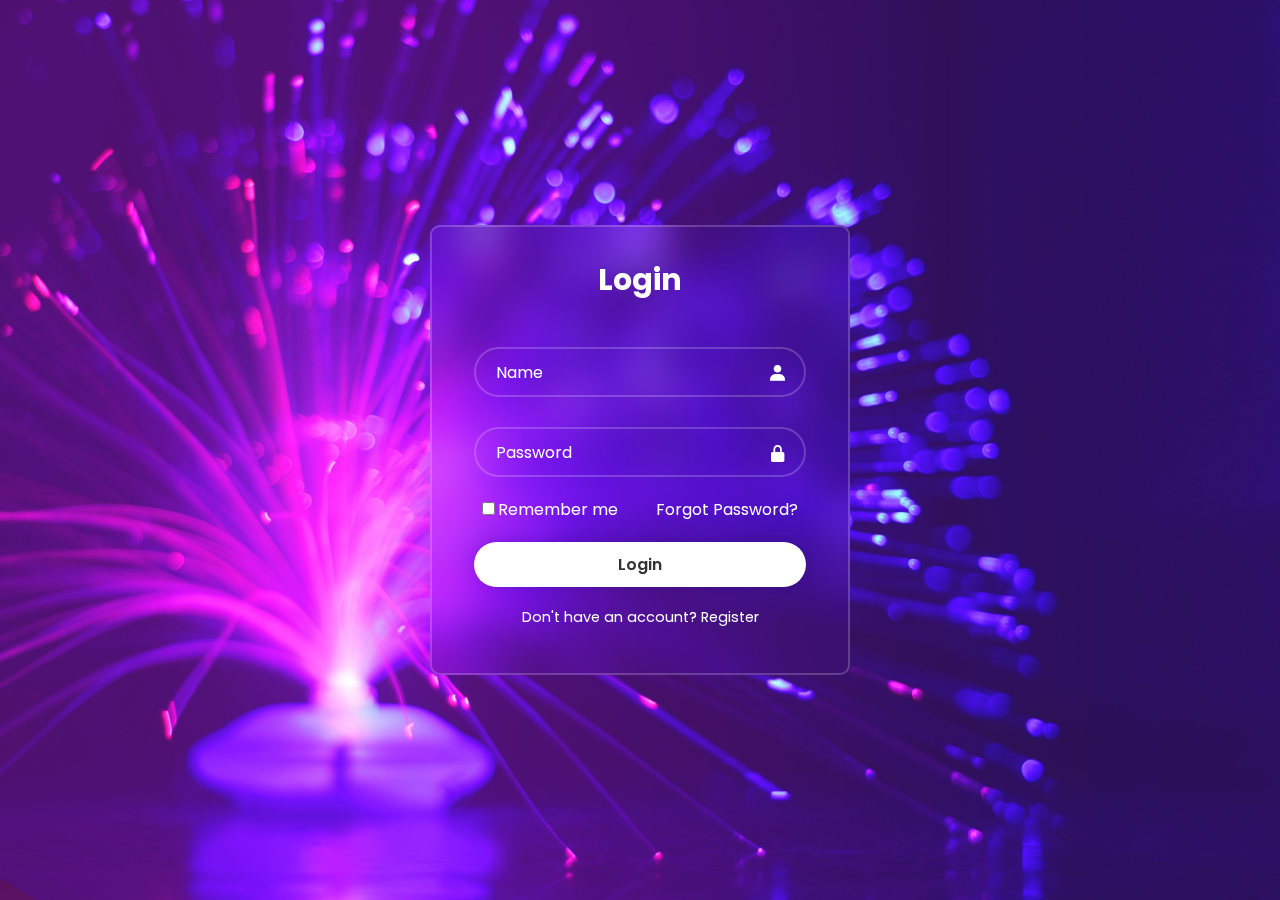
<file: Sign-in Form/00_Sign_prpl/index.html>
<!DOCTYPE html>
<html>
    <head>
        <meta charset=UTF-8 />
        <meta name="viewport" content="width=device-width, initial-scale=1" />
        <link rel="stylesheet" href="styles.css">
        <link href='https://unpkg.com/boxicons@2.1.4/css/boxicons.min.css' rel='stylesheet'>
        <title>Sign In (3) - Bilal</title>
    </head>

    <body>
        <div class="wrapper">
            <form>
                <!-- DONE -->
                <h1>Login</h1>
                <!-- DONE -->
                <div class="input-box">
                    <input type="text" placeholder="Name" required><i class='bx bxs-user' ></i>
                </div>
                <!-- DONE -->
                <div class="input-box">
                    <input type="password" placeholder="Password" required ><i class='bx bxs-lock-alt' ></i>
                </div>
                <!-- DONE -->
                <div class="chekbox">
                    <label for="checkbox"><input type="checkbox">Remember me</label>
                    <a href="#">Forgot Password?</a>
                </div>
                <!-- DONE -->
                
                <button class="button-login">Login</button>
                <div class="register-link">   
                    <p>Don't have an account? <a href="#">Register</a></p>
                </div>
            </form>
        </div>
    </body>

</html>
</file>
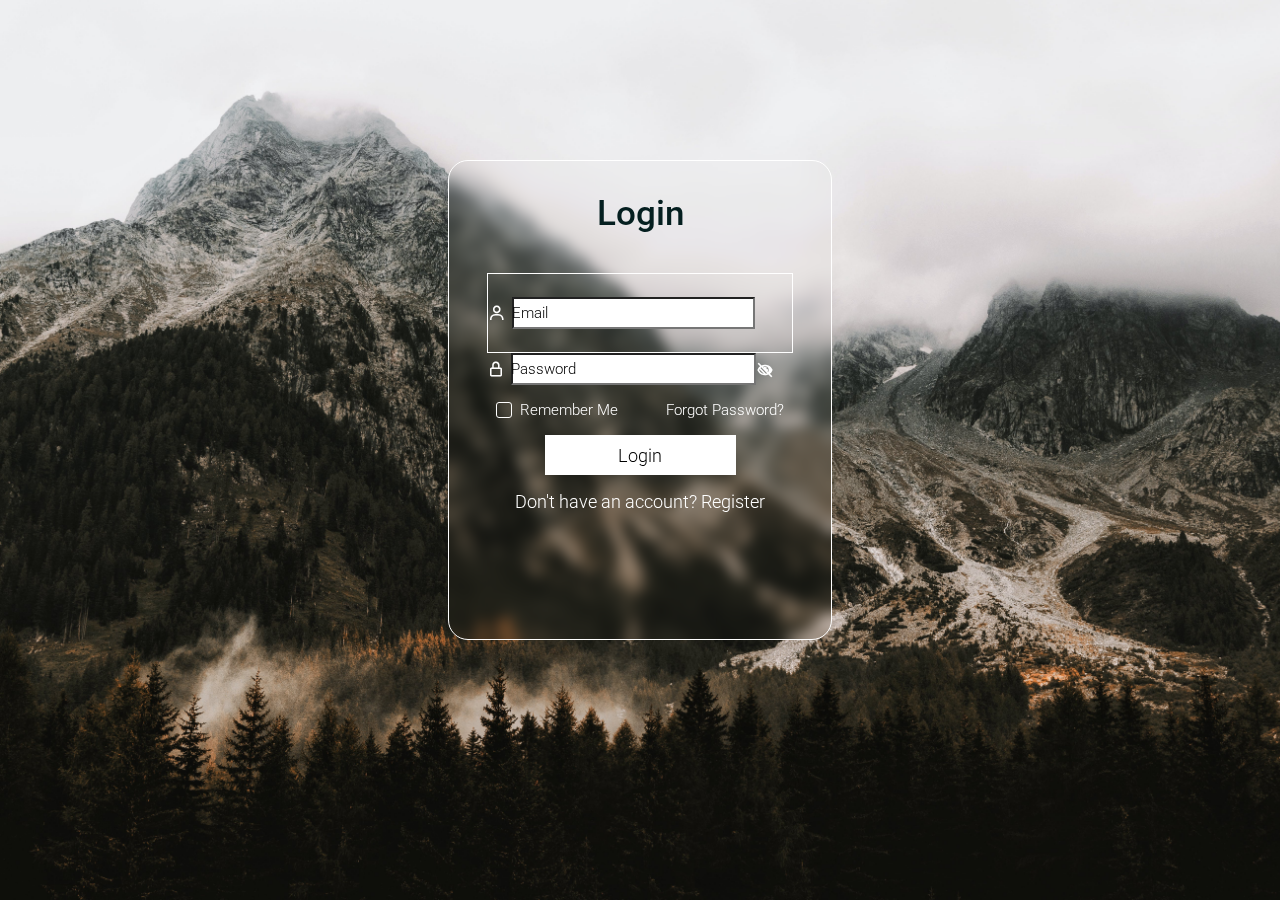
<file: Sign-in Form/01_Animated Login Form/index.html>
<!DOCTYPE html>
<html lang="en">
<head>
    <meta charset="UTF-8">
    <meta name="viewport" content="width=device-width, initial-scale=1.0">
    <title>Animated_Login</title>
    <link rel="preconnect" href="https://fonts.googleapis.com">
    <link rel="preconnect" href="https://fonts.gstatic.com" crossorigin>
    <link href="https://fonts.googleapis.com/css2?family=Roboto:wght@300;400;500;700;900&display=swap" rel="stylesheet">
    <link rel="stylesheet" href="styles.css">
    <link href='https://unpkg.com/boxicons@2.1.4/css/boxicons.min.css' rel='stylesheet'>
</head>
<body>
    <!-- From -->
    <form action="login">
        <h3>Login</h3>
        <!-- Email -->
        <div class="input1">
            <p class="email">Email</p>
            <input type="email">
            <i class='bx bx-user'></i>
        </div>
        <!-- Password -->
        <div class="input2">
            <p>Password</p>
            <input type="password">
            <i class='bx bx-lock-alt' ></i>
            <div class="eye"><i class='bx bxs-low-vision'></i></div>
        </div>
        <!-- Remember me -->
        <div class="re">
            <input class="checkbox" type="checkbox">
            <p>Remember Me</p>
            <a href="#">Forgot Password?</a>
        </div>
        <!-- Button -->
        <div class="button">
            <button type="submit">Login</button>
        </div>
        <!-- Don't have an account -->
        <div class="last-p">
            <p>Don't have an account?<a href="#">Register</a></p>
        </div>
    </form>
</body>
</html>
</file>
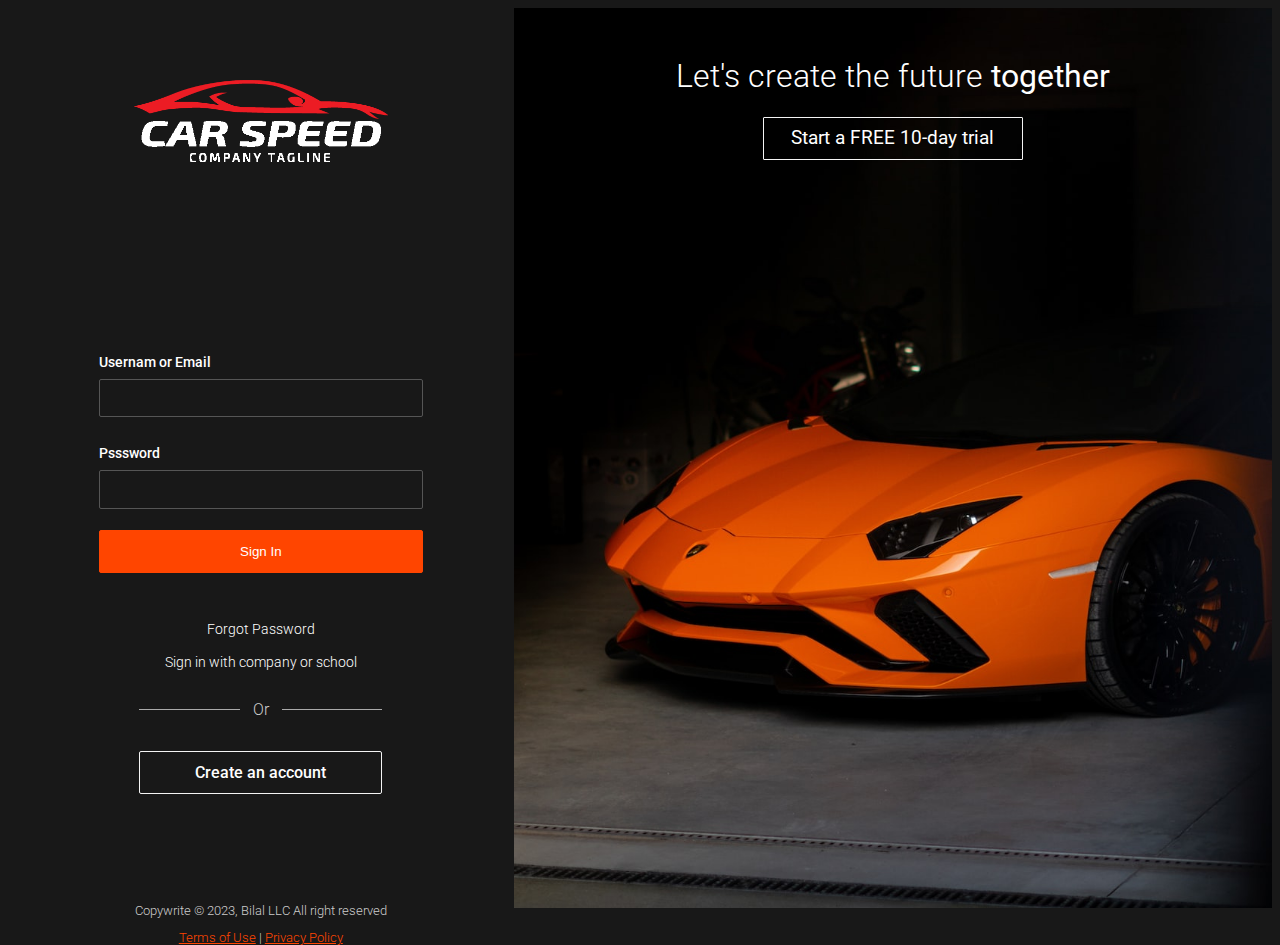
<file: Web Responsives/Project_1/index.html>
<!DOCTYPE html>
<html>
    <head>
        <meta name="viewport" content="width=device-width, initial-scale=1" />
        <meta charset=UTF-8 =>
        <link rel="stylesheet" href="styles.css">
        <title>Car-Sign In</title>
    </head>

    <body>
        <div id="wrapper">
            <div id="left">
                <div id="signin">
                    <div class="logo">
                        <img src="img/Logo Car 1.png" alt="Logo">
                    </div>

                    <form>
                        <div>
                            <label for="">Usernam or Email</label>
                            <input type="text" class="text-input">
                        </div>

                        <div>
                            <label for="">Psssword</label>
                            <input type="password" class="text-input">
                        </div>
                        <button type="submit" class="first-button" >Sign In</button>
                    </form>

                    <div class="links">
                        <a href="">Forgot Password</a>
                        <a href="">Sign in with company or school</a>
                    </div>
                    <!--Or and 2 Bars-->
                    <div class="or">
                        <hr class="bar"></hr>
                        <span>Or</span>
                        <hr class="bar"></hr>
                    </div>
                    <!--Second Buton-->
                    <a href="#" class="second-button">Create an account</a>
                </div>
                <!-- Footer-->
                <footer id="footer">
                    <p>Copywrite &copy; 2023, Bilal LLC All right reserved</p>
                    <div>
                        <a href="#">Terms of Use</a> | <a href="#">Privacy Policy</a>
                    </div>
                </footer>

            </div>
            <!-- Right -->
            <div id="right">
                <div id="show-right">
                    <div id="show">
                        <h1 class="show-text">Let's create the future <strong>together</strong></h1>
                        <a href="#" class="right-button">Start a FREE 10-day trial</a>
                    </div>
                </div>
            </div>

        </div>
        

    </body>
</html>
</file>
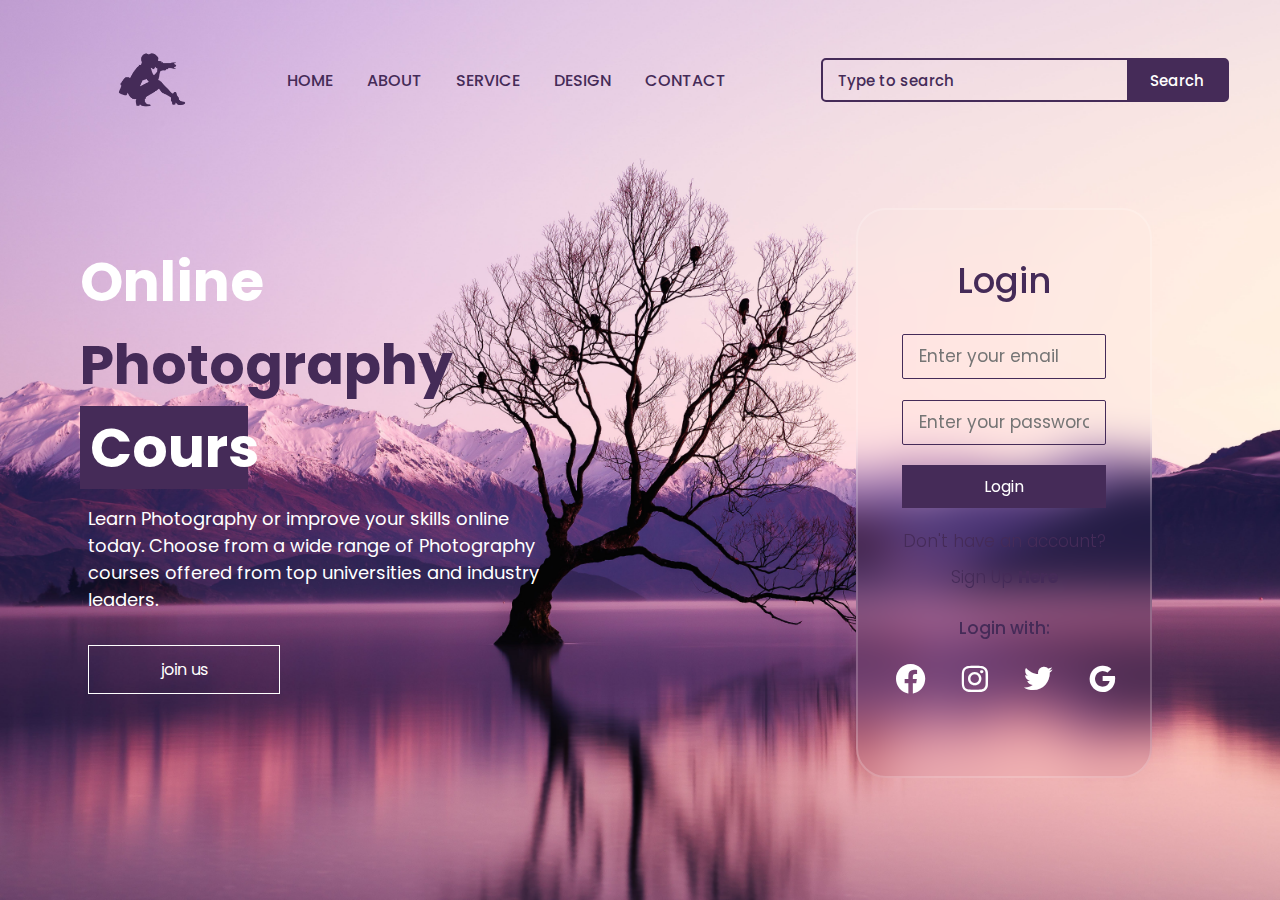
<file: Web Responsives/Project_2/index.html>
<!DOCTYPE html>
<html>
    <head>
        <meta charset=UTF-8 />
        <link rel="stylesheet" href="styles.css">
        <link href='https://unpkg.com/boxicons@2.1.4/css/boxicons.min.css' rel='stylesheet'>
        <title>Sign In (5) - Bilal</title>
        <meta name="viewport" content="width=device-width, initial-scale=1.0">
    </head>
    
    <body>
        
        <!-- Header -->
        <div class="header">
            <img src="img/Logo 2.png" alt="#" class="logo">
            <div class="header-links">
                <a href="#">HOME</a>
                <a href="#">ABOUT</a>
                <a href="#">SERVICE</a>
                <a href="#">DESIGN</a>
                <a href="#">CONTACT</a>
            </div>
            <div class="search">
                <input type="search-input" placeholder="Type to search">
                <button class="search-button">Search</button>
            </div>
        </div>
        <!-- Wrapper --> 
        <div class="wrapper">
            <!-- Left -->
            <div class="left">
                <div class="headlines">
                    <h1 class="first-h1">Online</h1>
                    <h1 class="first-h2">Photography</h1>
                    <div class="cours">
                        <h1 class="first-h3">Cours</h1>
                    </div>
                </div>
                <div class="Paragraphe">
                    <p>
                        Learn Photography or improve your skills online today. 
                        Choose from a wide range of Photography courses offered 
                        from top universities and industry leaders.</p>
                </div>
                
                    
                <button class="joinus-button">join us</button>
            </div>
            <!-- Right -->
            <div class="right">
                <form action="">
                    <h1>Login</h1>
                    <input type="email" placeholder="Enter your email" />
                    <input type="password" placeholder="Enter your password" />
                    <button class="login-button">Login</button>
                    <p>Don't have an account?</p>
                    <p>Sign Up <a href="#"> Here</a></p>
                    <p class="Login-with">Login with: </p>  
                    <div class="sociel-icon">
                        <a href="#"><i class='bx bxl-facebook-circle'></i></a>
                        <a href="#"><i class='bx bxl-instagram' ></i></a>
                        <a href="#"><i class='bx bxl-twitter' ></i></a>
                        <a href="#"><i class='bx bxl-google'></i></a>  
                    </div>
                </form>
            </div>
        </div>
    </body>
</html>
</file>
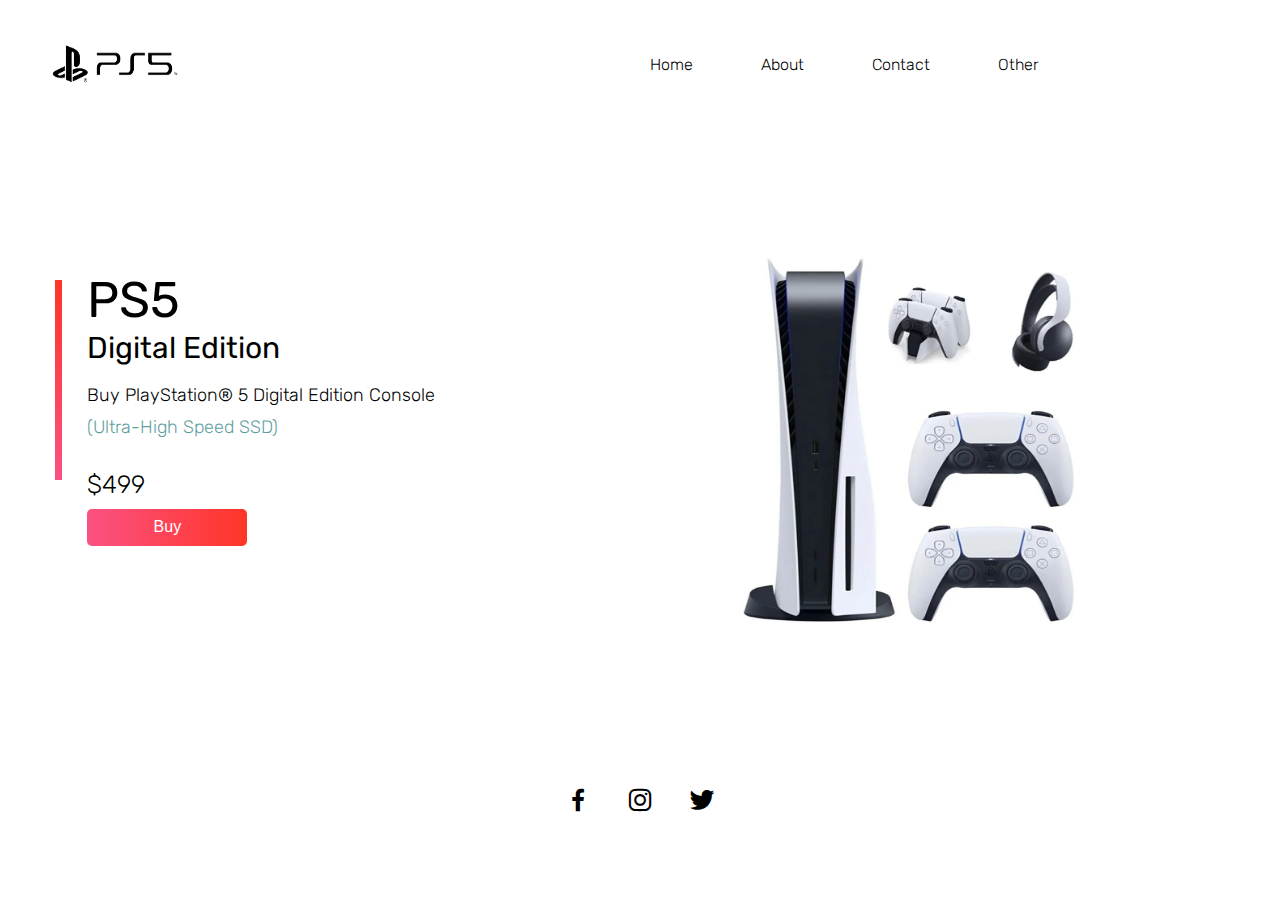
<file: Web Responsives/Project_3/index.html>
<!DOCTYPE html>
<html lang="en">
<head>
    <meta charset="UTF-8">
    <meta name="viewport" content="width=device-width, initial-scale=1.0">
    <title>PS5</title>
    <link rel="preconnect" href="https://fonts.googleapis.com">
    <link rel="preconnect" href="https://fonts.gstatic.com" crossorigin>
    <link href="https://fonts.googleapis.com/css2?family=Rubik:wght@300..900&display=swap" rel="stylesheet">    
    <link rel="stylesheet" href="styles.css">
    <link href='https://unpkg.com/boxicons@2.1.4/css/boxicons.min.css' rel='stylesheet'>
</head>
<body>
    <!-- Header -->
    <header>
        <img src="img/Logo.png" alt="" class="logo">
        <nav class="menu">
            <a href="#">Home</a>
            <a href="#">About</a>
            <a href="#">Contact</a>
            <a href="#">Other</a>
        </nav>
    </header>
    <!-- Contrent -->
    <div class="content">
        <!--Left Area -->
        <div class="left">
            <div class="bar"></div>
            <div class="titles">
                <h1 class="h1">PS5</h1>
                <h1 class="h2">Digital Edition</h1>
                <p class="p1">Buy PlayStation® 5 Digital Edition Console</p>
                <p class="p2">(Ultra-High Speed SSD)</p>
                <p class="p3">$499</p>
                <button class="button">Buy</button>
            </div>
        </div>
        <!-- Right Area -->
        <div class="right">
            <img src="img/PS5.webp" alt="#">
        </div>
    </div>
    <!-- Footer -->
    <footer>
        <i class='bx bxl-facebook' ></i>
        <i class='bx bxl-instagram'></i>
        <i class='bx bxl-twitter' ></i>
    </footer>
</body>
</html>
</file>
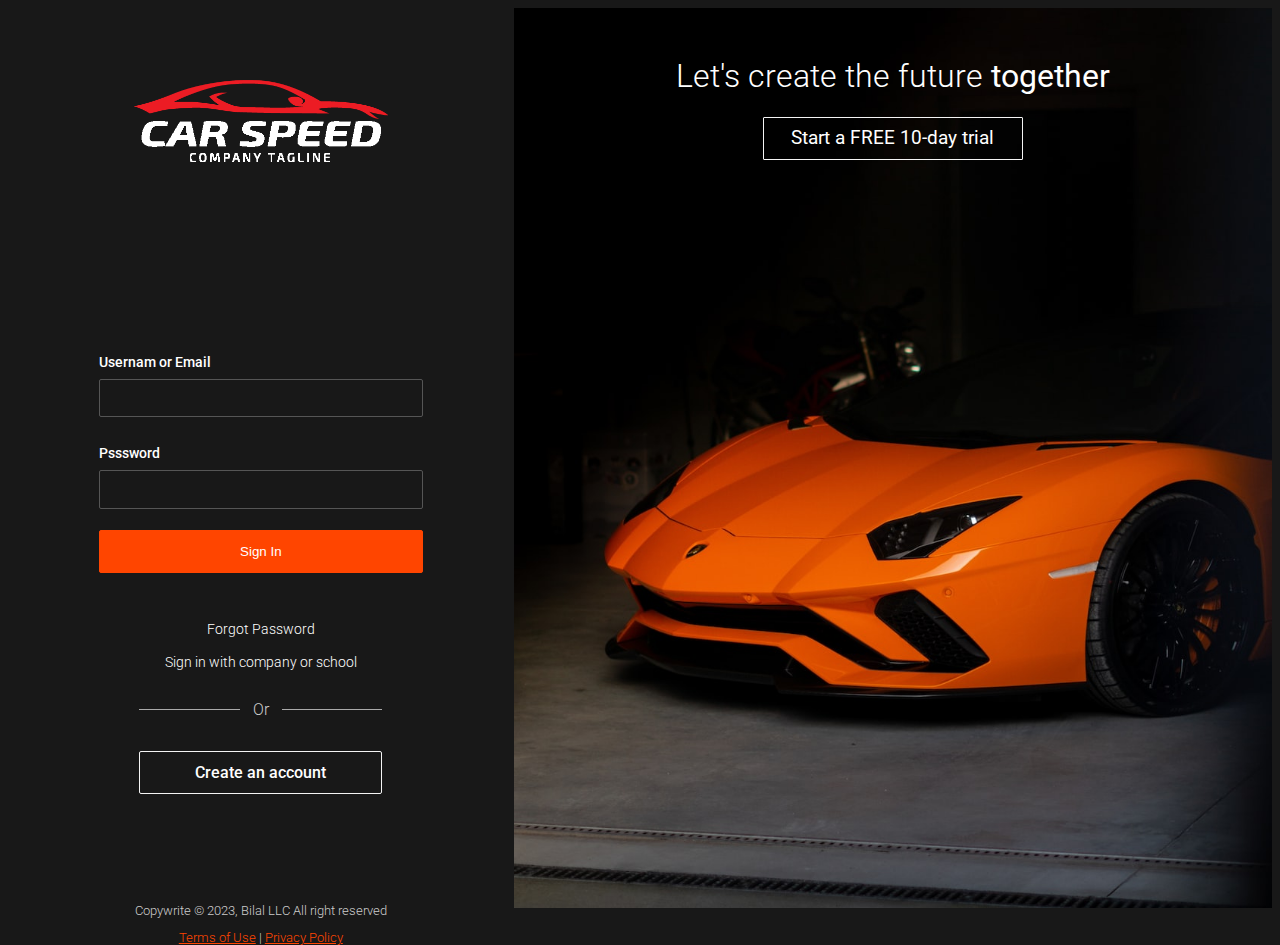
<file: Web Responsives/Projet_1/index.html>
<!DOCTYPE html>
<html>
    <head>
        <meta name="viewport" content="width=device-width, initial-scale=1" />
        <meta charset=UTF-8 =>
        <link rel="stylesheet" href="styles.css">
        <title>Car-Sign In</title>
    </head>

    <body>
        <div id="wrapper">
            <div id="left">
                <div id="signin">
                    <div class="logo">
                        <img src="/Web Responsives/Projet_1/img/Logo Car 1.png  " alt="Logo">
                    </div>

                    <form>
                        <div>
                            <label for="">Usernam or Email</label>
                            <input type="text" class="text-input">
                        </div>

                        <div>
                            <label for="">Psssword</label>
                            <input type="password" class="text-input">
                        </div>
                        <button type="submit" class="first-button" >Sign In</button>
                    </form>

                    <div class="links">
                        <a href="">Forgot Password</a>
                        <a href="">Sign in with company or school</a>
                    </div>
                    <!--Or and 2 Bars-->
                    <div class="or">
                        <hr class="bar"></hr>
                        <span>Or</span>
                        <hr class="bar"></hr>
                    </div>
                    <!--Second Buton-->
                    <a href="#" class="second-button">Create an account</a>
                </div>
                <!-- Footer-->
                <footer id="footer">
                    <p>Copywrite &copy; 2023, Bilal LLC All right reserved</p>
                    <div>
                        <a href="#">Terms of Use</a> | <a href="#">Privacy Policy</a>
                    </div>
                </footer>

            </div>
            <!-- Right -->
            <div id="right">
                <div id="show-right">
                    <div id="show">
                        <h1 class="show-text">Let's create the future <strong>together</strong></h1>
                        <a href="#" class="right-button">Start a FREE 10-day trial</a>
                    </div>
                </div>
            </div>

        </div>
        

    </body>
</html>
</file>
<file: Sign-in Form/00_Sign_prpl/styles.css>
@import url('https://fonts.googleapis.com/css2?family=Montserrat:wght@400;800&family=Poppins:wght@300;400;500;600;700;800;900&family=Ubuntu:wght@300;400;500;700&display=swap');

* {
    box-sizing: border-box;
    margin: 0;
    padding: 0;
    font-family: 'Poppins', sans-serif;
}

html {
    height: 100%;
}

body {
    display: flex;
    justify-content: center;
    align-items: center;
    min-height: 100vh;
    background: url('img/2.jpg') no-repeat;
    background-size: cover;
}

.wrapper {
    background: transparent;
    border: 2px solid rgb(255, 255, 255, .2) ;
    backdrop-filter: blur(20px);
    text-align: center;
    align-items: center;
    border-radius: 10px;
    width: 420px;
    height: 450px;
}

.wrapper h1 {
 height: 10vh;
 color: white;
 font-weight: 700;
 font-size: 30px;
 padding: 30px 40px;
}

.wrapper .input-box {
    position: relative;
    width: 100%;
    height: 50px;
    margin: 30px 0; 
}

.input-box input {
    width: 80%;
    border-radius: 50px;
    height: 100%;
    background: transparent;
    border: none;
    outline: none;
    border: 2px solid rgb(255, 255, 255, .2);
    border-radius: 40px;
    font-size: 16px;
    color: #fff;
    padding: 20px 45px 20px 20px ;
}

.input-box input::placeholder {
    color: #fff;
}

.input-box i {
    position: absolute;
    right: 60px;
    top: 50px;
    transform: translateY(-170%);
    font-size: 20px;
    color: #fff;
}

.wrapper .chekbox {
    font-size: 16px;
    display: flex;
    justify-content: space-between;
    margin: -15px 0 15px;
    padding: 5px 50px;
    color: #fff;
}

.chekbox label input {
    accent-color: #fff;
    margin-right: 3px;
}

.chekbox a {
    color: #fff;
    text-decoration: none;
}

.chekbox a:hover {
    text-decoration: underline;
}

.button-login {
    border: 0;
    border-radius: 40px;
    width: 80%;
    height: 45px;
    outline: none;
    box-shadow: 0 0 10px rgb(0, 0, 0, .1);
    cursor: pointer;
    font-size: 16px;
    font-weight: 600;
    color:#333;
    background-color: #fff;
}

.wrapper .register-link {
    margin-top: 30px;
    text-align: center;
    font-size: 14.5px;
    color: #fff;
    margin: 20px 0 15px;
}

.register-link a {
    color: #fff;
    text-decoration: none;
}

.register-link a:hover {
    text-decoration: underline;
}
</file>
<file: Sign-in Form/01_Animated Login Form/styles.css>
* {
    box-sizing: border-box;
    margin: 0;
    padding: 0;
    font-family: 'Roboto', sans-serif;
}

html {
    height: 100%;
}

body {
    background: url(img/img\ 1.jpg) no-repeat;
    background-size: cover;
    display: flex;
    justify-content: center;
    align-items: center;
    height: 50rem;
}

form {
    display: block;
    background-color:transparent;
    backdrop-filter: blur(7px);
    width: 30%;
    margin: auto;
    padding: 0;
    justify-content: center;
    align-items: center;
    border: 1.3px #fff solid;
    border-radius: 20px;
    height: 30rem;
}

form h3 {
    text-align: center;
    font-size: 35px;
    font-weight: 500;
    color: #051f20;
    height: 5rem;
    margin-top: 2rem;
}

/* input 1 */
form .input1 {
    display: flex;
    width: 80%;
    height: 5rem;
    margin: auto; 
    background:none;
    align-items: center;
    border: 1px #fff solid;
}

form .input1 i {
    position: absolute;
    color: #fff;
    font-size: 18px;
    font-weight: 400;
}

form .input1 p{
    position: absolute;
    color: black;
    font-weight: 300;
    font-size: 15px;
    margin-left: 1.5rem;
}

form .input1 p:hover {
    top: 5rem;
    font-size: 12px;
    transition: 0.4s;
    cursor: pointer;
}


form .input1 input {
    width: 80%;
    background: #fff;
    color: #051f20;
    outline: none;
    height: 2rem;
    margin-left: 1.5rem;
}

/* input 2 */
form .input2 {
    display: flex;
    width: 80%;
    margin: auto; 
    padding: 0;
    background: none;
    align-items: center;
}

form .input2 i {
    position: absolute;
    color: #fff;
    font-size: 18px;
    font-weight: 400;
}

form .input2 .eye {
    text-align: center;
    align-items: center;
    justify-content: center;
    margin-bottom: 1rem;
}

form .input2 .eye i {
    color: #fff;
    font-size: 18px;
}

form .input2 p{
    position: absolute;
    color: black;
    font-weight: 300;
    font-size: 15px;
    margin-left: 1.5rem;
}

form .input2 input {
    width: 80%;
    background: #fff;
    color: #fff;
    outline: none;
    height: 2rem;
    margin-left: 1.5rem;
}

/* Remember Area */
form .re {
    display: flex;
    justify-content: center;
    align-items: center;
    width: 80%;
    margin: auto; 
    padding: 0;
    margin-top: 1rem;
}



form .re p {
    display: flex;
    color: #fff;
    font-size: 15px;
    margin: 0;
    padding: 0;
    margin-left: 0.5rem;
    font-weight: 300;
}


form .re a {
    color: #fff;
    text-decoration: none;
    font-size: 15px;
    margin-left: 3rem;
    font-weight: 300;
}

form .re a:hover {
    text-decoration: underline;
    transition: 0.4s;
}

form .re input {
    appearance: none;
    -webkit-appearance: none;
    -moz-appearance: none;
    width: 16px;
    height: 16px;
    border: 1.3px solid #fff;
    border-radius: 3px;
    outline: none;
    cursor: pointer;
}

form .re input:hover {
    border: 2px solid #fff;
    border-radius: 3px;
}

form .re input:checked {
    background-color: #fff; 
    border: 2px solid #fff; 
    color: #fff;
}

form .button {
    margin: auto; 
    padding: 0;
    width: 50%;
    margin-top: 1rem;
}

form button {
    height: 2.5rem;
    background-color: #fff;
    font-size: 18px;
    border: none;
    cursor: pointer;
    color: black;
    width: 100%;
    font-weight: 300;
}

form button:hover {
    background: transparent;
    color: #fff;
    border: 1.3px #fff solid;
    transition: 0.7s;
}

form .last-p {
    color: #fff;
    font-size: 18px;
    font-weight: 300;
    text-align: center;
    margin-top: 1rem;
    margin-bottom: 2rem;
}

form .last-p a {
    text-decoration: none;
    color: #fff;
    font-size: 18px;
    font-weight: 300;
    margin-left: 0.3rem;
}
</file>
<file: Web Responsives/Project_1/styles.css>
@import url('https://fonts.googleapis.com/css2?family=Roboto:wght@300&display=swap');

* {
    box-sizing: border-box;
}

body {
    font-family: 'Roboto', sans-serif;
    font-weight: 300;
    background: #181818;
    color: white;
    overflow: hidden;
}

h1, h2, h3, h4, h5, h6 {
    font-weight: 300;
}

#wrapper {
    display: flex;
    flex-direction: row;
}

#left {
    display: flex;
    flex-direction: column;
    flex: 1;
    align-items: center;
    justify-content: center;
    height: 100vh; 
}

#right {
    flex: 1;
}

/* Sign In */
#signin {
    display: flex;
    flex-direction: column;
    justify-content: center;
    align-items: center;
    padding-bottom: 1rem;
    width: 80%;
}

#signin form {
    width: 80%;
    padding-bottom: 3rem;
}

#signin .logo {
    margin-bottom: 8vh;
}

#signin .logo img {
    width: 300px;
}

#signin label{
    font-size: 0.9rem;
    line-height: 2rem;
    font-weight: 500;
}

#signin .text-input {
    margin-bottom: 1.3rem;
    width: 100%; /*Horizontal*/
    border-radius: 2px; 
    background: #181818; 
    border: 1px solid #555; /*cadre*/
    color: #ccc;
    padding: 0.5rem 1rem;  /*writting place*/
    line-height: 1.3rem;
}

#signin .first-button {
    width: 100%;
}

#signin .second-button,
.or,
.links {
    width: 60%;
}

#signin .links a {
    display: block;
    color: #fff;
    text-decoration: none;
    margin-bottom: 1rem;
    text-align: center;
    font-size: 0.9rem;
    transition: color 0.2s;
}

#signin .links a:hover {
    color: orangered;
}

#signin .or {
    display: flex;
    flex-direction: row;
    margin-bottom: 1.2rem;
    align-items: center;
}

#signin .or .bar {
    flex: auto;
    border: none;
    height: 1px;
    background: #aaa;
}

#signin .or span {
    color: #ccc;
    padding: 0.8rem;
}

#footer {
    color: #ccc;
    text-align: center;
    font-size: 0.8rem;
    max-width: 80%;
    padding-top: 5rem;
}

#footer a {
    color: orangered;
    text-decoration: underline;
}

#show-right {
    display: flex;
    justify-content: center;
    align-items: center;
    background: url('img/Car1.jpeg') no-repeat center center / cover;
    height: 100vh;
    text-align: center;
}

#show {
    padding-bottom: 45rem;
}

.right-button {
    display: block;
    border: 1px solid #f4f4f4;
    border-radius: 1px;
    font-weight: normal;
    background: none;
    color: #fff;
    text-decoration: none;
    cursor: pointer;
    transition: all 0.5s;
    font-size: 1.2rem;
    width: 60%;
    margin: auto;
    height: 2.7rem;
    cursor: pointer;
    padding: 0.5rem 1rem;
}

.right-button:hover {
    color: orangered;
    border-color: orangered;
}

/* Button */
.first-button {
    padding: 0.7rem 1rem;
    height: 2.7rem;
    display: block;
    border: 1px solid orangered;
    border-radius: 2px;
    font-weight: 500;
    background: orangered;
    color: #fff;
    text-decoration: none;
    cursor: pointer;
    text-align: center;
    transition: all 0.5s;
}

.first-button:hover {
    background-color: #181818;
    border-color: orangered;
    color: orangered
    
}

.second-button {
    padding: 0.7rem 1rem;
    height: 2.7rem;
    display: block;
    border: 1px solid #f4f4f4;
    border-radius: 2px;
    font-weight: 500;
    background: none;
    color: #fff;
    text-decoration: none;
    cursor: pointer;
    text-align: center;
    transition: all 0.5s;
}

.second-button:hover {
    color: orangered;
    border-color: orangered;
}


/* Media Queries */ /* ==> its meane browser size*/
@media (min-width: 1200px){
    #left {
        flex: 4;
    }

    #right {
        flex: 6;
    }
}

/* This for phones and tablet media*/
@media (max-width: 768px) {
    body {
        overflow: auto;
    }
    #right{
        display:none;
    }
    #left {
        justify-content: start;
        margin-top: 2vh;
    }
    #signin .logo {
        margin-bottom: 1vh;
    }
    #footer {
        padding-top: 1rem;
    }
}
</file>
<file: Web Responsives/Project_2/styles.css>
@import url('https://fonts.googleapis.com/css2?family=Montserrat:wght@400;800&family=Poppins:wght@300;400;500;600;700;800;900&family=Ubuntu:wght@300;400;500;700&display=swap');

* {
    box-sizing: border-box;
    margin: 0;
    padding: 0;
    font-family: 'Poppins', sans-serif;
}

html {
    height: 100%;
}

body {
    display: inline;
    background: url('img/4.jpg') no-repeat center center / cover;
    background-size: cover;
}


/* ------------------- Header ------------------ */


.header {
    display:flex;
    flex:content;
    background-color: transparent;
    width: 100%;
    align-items: center;
    text-align: center;
    background-size: cover;
    color: transparent;
    height: 10rem;
}


.header img {
width: 80px;
height: 80px;
align-items: normal;
margin-left: 7rem;
padding: 0;
border: 0;
}

.header-links {
    text-align: center;
    align-items: center;
    background-color: transparent;
    margin: 0 0 0 5rem ;
}
.header a {
    color: #452b58;
    font-weight: 500;
    text-decoration: none;
    padding: 0 15px;
    margin: 0;
    height:25px; 
    align-items: center;
    text-align: center;
    transition: 0.4s ease-in-out;
}

.header a:hover {
color: #fff;
}

.header .search {
    background-color: transparent;
    margin: 0 0 0 5rem;
    border-radius: 5px;
    border: 2px solid #452b58;
    padding: 0 -10rem 0 0;
}

.header input {
    width: 300px;
    height: 40px; 
    background-color: transparent;
    font-style: normal;
    border: none;
    color: #452b58;
    transform: translate(5%); 
    outline: none;
    font-size: 15px;
    font-weight: 500;
}

.header input::placeholder {
    color: #452b58;
}


.header .search .search-button {
    width: 100px;
    height: 40px;
    border: none;
    color: #fff;
    background-color: #452b58;
    font-weight: 500;
    font-size: 15px;
}

.header .search .search-button:hover {
    border-left: 1px solid #452b58;
    background-color: transparent;
    color: #452b58;
    transition: 0.4s ease-in-out;
}

/*   Wrappers */
.wrapper { 
 display: flex;
    flex-direction: row;
}

.wrapper .left {
    align-items: left;
    justify-content:left;
    background-color: transparent ;
    width: 50%;
    height: 500px;
    margin: 0;
    padding-left: 3rem 0 0 3rem;
}

.wrapper .right {
    align-items: right;
    justify-content:right;
    background-color: transparent;
    width: 50%;
    height: 500px;
    padding: 3rem 3rem 0 0;
    margin: 0;
}


/* ------------------- LEFT ------------------ */

.left .headlines {
    margin: 5rem 0 0 5rem;
}

.left .headlines h1{
    display:flex;
}

.left h1 {
    font-size: 40px;
    font-weight: 700;
    padding: ;
    color: #fff;
    font-size: 55px;  
}

.left .first-h2 {
    color: #452b58;
}

.left .cours {
    background-color: #452b58;
    width: 30%;
    margin: 0;
    padding-left: 0.6rem;
}

.left .Paragraphe {
    margin: 1rem 0 0 5.5rem;
    padding-right: 5rem;
}

.left p {
    font-size: 18px;
    font-weight: 400;
    color: #fff;
}

.left .joinus-button {
    align-items: center;
    text-align: center;
    width: 30%;
    padding:  0.7rem;
    border: 1px solid #fff;
    color: #fff;
    font-size: 16px;
    background-color: transparent;
    font-weight: 400;
    margin: 2rem 0 0 5.5rem;
}

.left .joinus-button:hover {
    border: 1px solid #fff;
    background-color: #fff;
    color: #452b58;
    transition: 0.4s ease-in-out;
}

 
/* ------------------- RIGHT ------------------ */


.right {
    display: flex;
    align-items: right;
    justify-content: right;
    background-color: green;
    width: -50%;
}

.right form {
    display: flex;
    flex-direction: column;
    justify-content: center;
    align-items: center;
    width: 50%;
    height: 570px;
    padding-bottom: 1rem;
    background-color: transparent ;
    border: 2px solid rgb(255, 255, 255, .2) ;
    backdrop-filter: blur(20px);
    color: #ffffff;
    border-radius: 30px;
    margin-right: 5rem;
}

.right h1 {
    text-align: center;
    align-items: center;
    height: 80px;
    font-size: 35px;
    font-weight: 500;
    color: #452b58;
}

.right input {
    margin-bottom: 1.3rem;
    width: 70%; /*Horizontal*/
    border-radius: 2px; 
    background: transparent; 
    border: 1px solid #452b58; /*cadre*/
    color: #452b58;
    padding: 0.7rem 1rem;  /*writting place*/
    line-height: 1.3rem;
    font-size: 17px;
    outline: none;
}

.right .login-button {
    width: 70%;
    padding: 0.5rem 1rem;
    border: 1px solid #452b58;
    color: #fff;
    font-size: 16px;
    background-color: #452b58;
    font-weight: 400;
    margin: 0 0 15px 0;
}

.right .login-button:hover {
    border: 1px solid #452b58;
    background-color: transparent;
    color: #452b58;
    transition: 0.4s ease-in-out;
}

.right p {
    display: flex;
    padding: 5px 0 ;
    font-weight: 300;
    font-size: 17px;
    color: #452b58;
}

.right a {
    font-weight: bold;
    font-size: 17px;
    text-decoration: none;
    color: #452b58;
    padding-left: 5px;
}

.right a:hover {
    text-decoration: underline;
    color: #fff;
}

.right .Login-with {
    padding-top: 20px;
    padding-bottom: 5px;
    font-size: 17px;
    color: #452b58;
    font-weight: 500;
}

.right .sociel-icon {
    padding: 15px 0;
}
.right i {
    font-size: 35px;
    color: #fff;
    margin: 0;
    padding: 0 10px;
    border: none;
}

.right i:hover {
    color: #452b58;
    transition: 0.4s ease-in-out;
}
</file>
<file: Web Responsives/Project_3/styles.css>
body {
    font-family: rubik, sans-serif;
}

header {
    display: flex;
    justify-content: space-between;
    align-items: center;
    width: 100%;
    height:7rem;
}

header .logo {
    position: relative;
    left: 2rem;
    width: 150px;
    height: 150px;
}

header nav {
    position: relative;
    right: 7rem;
    text-align: center;
    width: 50%;
    justify-content: space-between;
    text-align: center;
}

header nav a {
    margin: 2rem;
    text-decoration: none;
    font-size: 16px;
    color: black;
    font-weight: 300;
}

header nav a:hover {
    font-size: 14px;
    transition: 0.5s;
    color: #ff3527;
}

.content {
    display: flex;
}

.right {
    justify-content: center;
    align-items: center;
    text-align: center;
    width: 50%;
    height: 40rem;
    margin: auto;
    padding: 0;
}

.right img {
    width: 77%;
    height: 100%;
}

.left {
    display: block;
    align-items: center;
    width:35%;
    height: 20rem;
    padding: 0;
    margin: auto;
}

.left .bar {
    position: absolute;
    margin-right: 2rem;
    width: 7px;
    height: 200px;
    background-image: linear-gradient(to top, #fb5283 ,#ff3527);
}

.left .titles {
    position: relative;
    left: 2rem;
    bottom: 10px;
}
.left .h1 {
    font-size: 50px;
    font-weight: 400;
    margin: 0;
    padding: 0;
}

.left .h2 {
    font-size: 30px;
    font-weight: 400;
    margin: 0;
    padding: 0;
}

.left .p1 {
    font-size: 18px;
    font-weight: 300;
    margin-bottom: 0;
    padding-bottom: 0;
}

.left .p2 {
    font-size: 18px;
    font-weight: 300;
    margin: 10px 0 10px 0;
    color: cadetblue;
}

.left .p3 {
    font-size: 25px;
    font-weight: 200;
    margin: 2rem 0 10px 0;
    color: black;
}

.left button {
    width: 10rem;
    height: 2.3rem;
    color: #fff;
    font-size: 16px;
    font-weight: 300;
    background-image: linear-gradient(to right, #fb5283 ,#ff3527);
    border: none;
    border-radius: 5px;
    outline: none;
    cursor: pointer;
    transition: 0.4s;
}

.left button:hover {
    width: 12rem;
    height: 2.5rem;
    display: flex;
    align-items: center;
    justify-content: center;
}

footer {
    display: flex;
    height: 5rem;
    text-align: center;
    justify-content: center;
    align-items: center;
}

footer i {
    margin: 1rem;
    color: black;
    font-size: 30px;
    padding: 0;
}

footer i:hover {
    font-size: 35px;
    transition: 0.4s;
    color: #ff3527;
}

/* Mobile */
@media only screen and (max-width: 700px) {

    header nav{
        width: 20%;
        right: 7rem;
    }

    .content {
      display: block;
      position: relative;
      justify-content: center;
      align-items: center;
    }

    .content .left {
        position: absolute;
        width: 90%;
        z-index: 0;
        top: 26rem;
        left: 1rem;   
    }

    .content .right {
        position: absolute;
        width: 90%;
        z-index: 2;
        height: 20rem;
    }

    .content .right img{
        width: 70%;
    }

    footer {
        position: relative;
        top: 20rem;
    }

  }
</file>
<file: Web Responsives/Projet_1/styles.css>
@import url('https://fonts.googleapis.com/css2?family=Roboto:wght@300&display=swap');

* {
    box-sizing: border-box;
}

body {
    font-family: 'Roboto', sans-serif;
    font-weight: 300;
    background: #181818;
    color: white;
    overflow: hidden;
}

h1, h2, h3, h4, h5, h6 {
    font-weight: 300;
}

#wrapper {
    display: flex;
    flex-direction: row;
}

#left {
    display: flex;
    flex-direction: column;
    flex: 1;
    align-items: center;
    justify-content: center;
    height: 100vh; 
}

#right {
    flex: 1;
}

/* Sign In */
#signin {
    display: flex;
    flex-direction: column;
    justify-content: center;
    align-items: center;
    padding-bottom: 1rem;
    width: 80%;
}

#signin form {
    width: 80%;
    padding-bottom: 3rem;
}

#signin .logo {
    margin-bottom: 8vh;
}

#signin .logo img {
    width: 300px;
}

#signin label{
    font-size: 0.9rem;
    line-height: 2rem;
    font-weight: 500;
}

#signin .text-input {
    margin-bottom: 1.3rem;
    width: 100%; /*Horizontal*/
    border-radius: 2px; 
    background: #181818; 
    border: 1px solid #555; /*cadre*/
    color: #ccc;
    padding: 0.5rem 1rem;  /*writting place*/
    line-height: 1.3rem;
}

#signin .first-button {
    width: 100%;
}

#signin .second-button,
.or,
.links {
    width: 60%;
}

#signin .links a {
    display: block;
    color: #fff;
    text-decoration: none;
    margin-bottom: 1rem;
    text-align: center;
    font-size: 0.9rem;
    transition: color 0.2s;
}

#signin .links a:hover {
    color: orangered;
}

#signin .or {
    display: flex;
    flex-direction: row;
    margin-bottom: 1.2rem;
    align-items: center;
}

#signin .or .bar {
    flex: auto;
    border: none;
    height: 1px;
    background: #aaa;
}

#signin .or span {
    color: #ccc;
    padding: 0.8rem;
}

#footer {
    color: #ccc;
    text-align: center;
    font-size: 0.8rem;
    max-width: 80%;
    padding-top: 5rem;
}

#footer a {
    color: orangered;
    text-decoration: underline;
}

#show-right {
    display: flex;
    justify-content: center;
    align-items: center;
    background: url('img/Car1.jpeg') no-repeat center center / cover;
    height: 100vh;
    text-align: center;
}

#show {
    padding-bottom: 45rem;
}

.right-button {
    display: block;
    border: 1px solid #f4f4f4;
    border-radius: 1px;
    font-weight: normal;
    background: none;
    color: #fff;
    text-decoration: none;
    cursor: pointer;
    transition: all 0.5s;
    font-size: 1.2rem;
    width: 60%;
    margin: auto;
    height: 2.7rem;
    cursor: pointer;
    padding: 0.5rem 1rem;
}

.right-button:hover {
    color: orangered;
    border-color: orangered;
}

/* Button */
.first-button {
    padding: 0.7rem 1rem;
    height: 2.7rem;
    display: block;
    border: 1px solid orangered;
    border-radius: 2px;
    font-weight: 500;
    background: orangered;
    color: #fff;
    text-decoration: none;
    cursor: pointer;
    text-align: center;
    transition: all 0.5s;
}

.first-button:hover {
    background-color: #181818;
    border-color: orangered;
    color: orangered
    
}

.second-button {
    padding: 0.7rem 1rem;
    height: 2.7rem;
    display: block;
    border: 1px solid #f4f4f4;
    border-radius: 2px;
    font-weight: 500;
    background: none;
    color: #fff;
    text-decoration: none;
    cursor: pointer;
    text-align: center;
    transition: all 0.5s;
}

.second-button:hover {
    color: orangered;
    border-color: orangered;
}


/* Media Queries */ /* ==> its meane browser size*/
@media (min-width: 1200px){
    #left {
        flex: 4;
    }

    #right {
        flex: 6;
    }
}

/* This for phones and tablet media*/
@media (max-width: 768px) {
    body {
        overflow: auto;
    }
    #right{
        display:none;
    }
    #left {
        justify-content: start;
        margin-top: 2vh;
    }
    #signin .logo {
        margin-bottom: 1vh;
    }
    #footer {
        padding-top: 1rem;
    }
}
</file>
